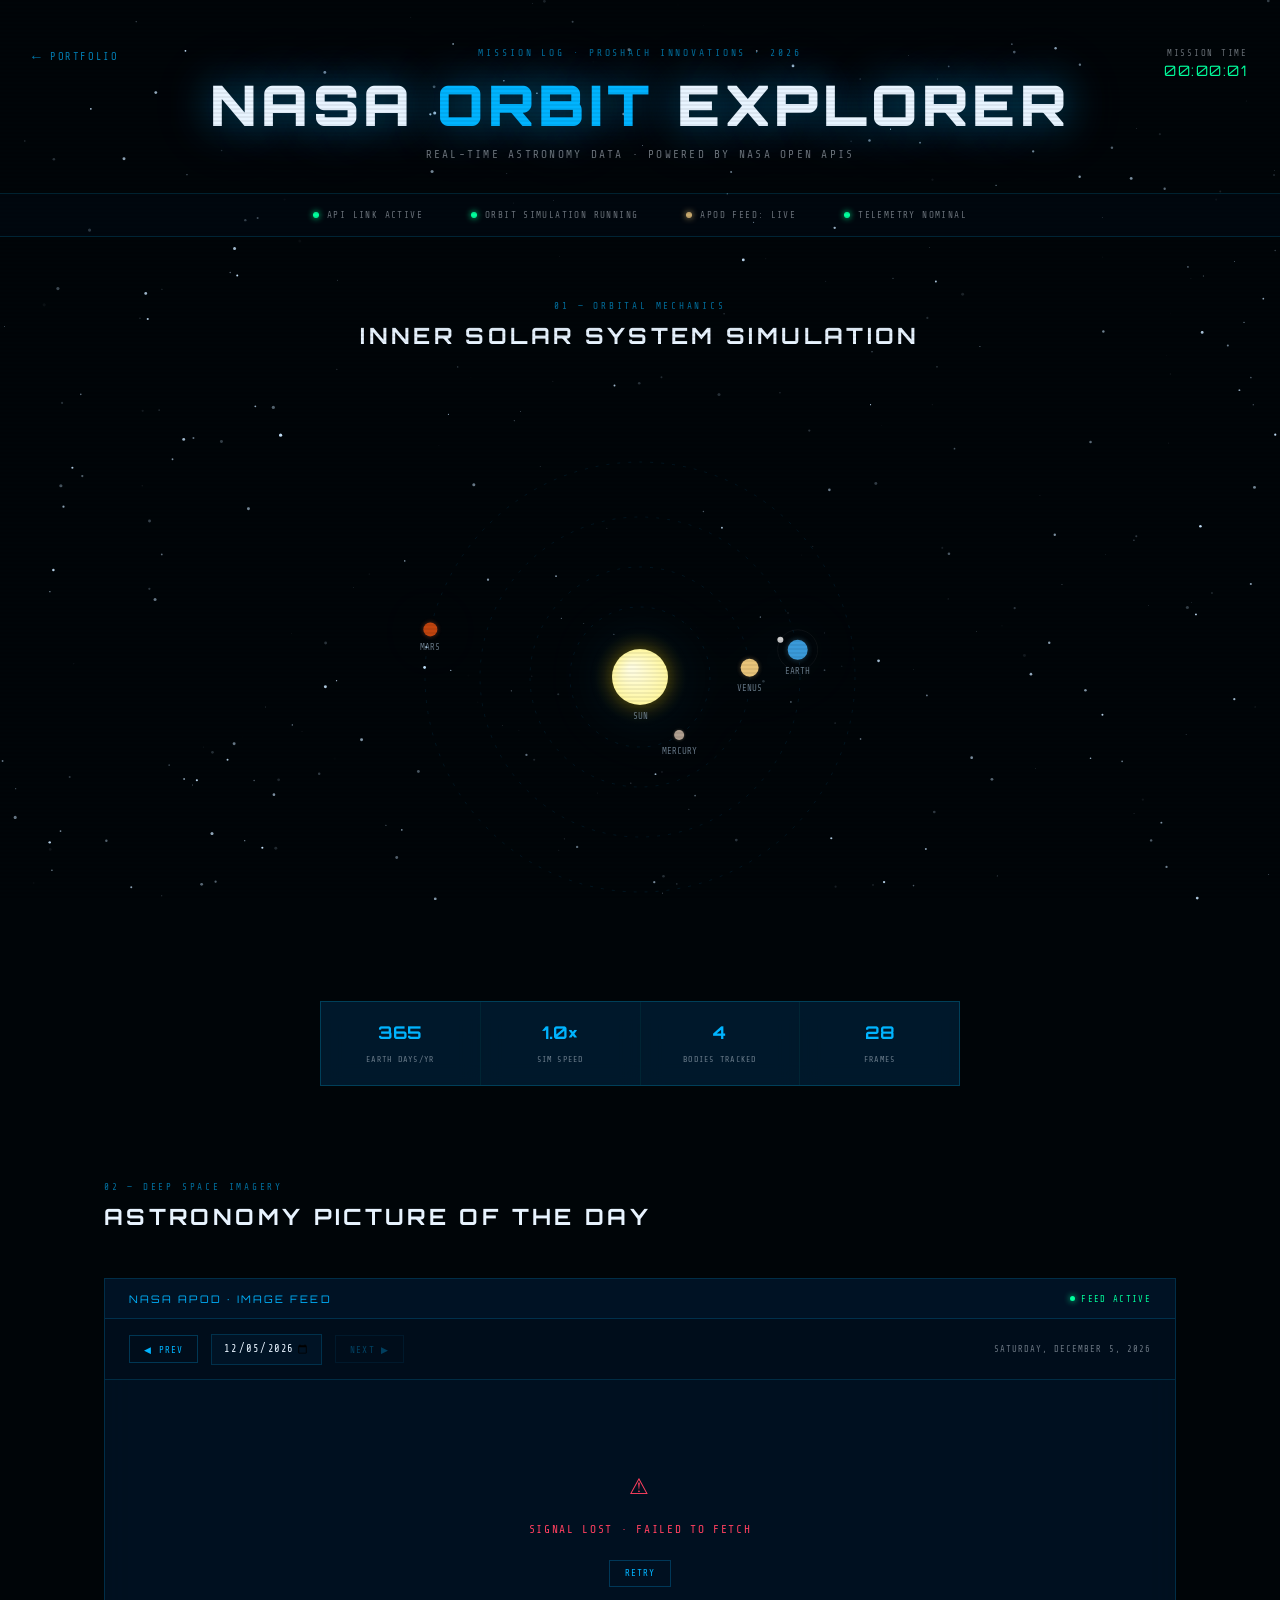
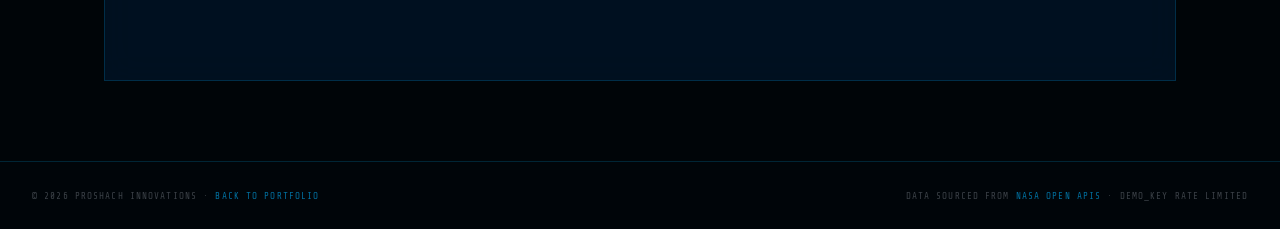
<file: nasa-orbit/index.html>
<!DOCTYPE html>
<html lang="en">
<head>
  <meta charset="UTF-8">
  <meta name="viewport" content="width=device-width, initial-scale=1.0">
  <title>NASA Orbit Explorer — Proshach Innovations</title>
  <link rel="preconnect" href="https://fonts.googleapis.com">
  <link rel="preconnect" href="https://fonts.gstatic.com" crossorigin>
  <link href="https://fonts.googleapis.com/css2?family=Share+Tech+Mono&family=Orbitron:wght@400;700;900&display=swap" rel="stylesheet">

  <style>
    /* ── TOKENS ──────────────────────────────────────────────── */
    :root {
      --void:    #000508;
      --deep:    #020d18;
      --panel:   rgba(0, 20, 40, 0.75);
      --border:  rgba(0, 180, 255, 0.18);
      --cyan:    #00b4ff;
      --cyan2:   #00d4ff;
      --gold:    #c8a96e;
      --green:   #00ff9d;
      --red:     #ff4060;
      --white:   #e8f4ff;
      --dim:     rgba(232, 244, 255, 0.45);
      --mono:    'Share Tech Mono', 'Courier New', monospace;
      --display: 'Orbitron', sans-serif;
      --ease:    cubic-bezier(0.16, 1, 0.3, 1);
    }

    /* ── RESET ───────────────────────────────────────────────── */
    *, *::before, *::after { box-sizing: border-box; margin: 0; padding: 0; }
    html { font-size: 16px; scroll-behavior: smooth; }
    body {
      background: var(--void);
      color: var(--white);
      font-family: var(--mono);
      overflow-x: hidden;
      min-height: 100vh;
    }

    /* ── STARFIELD CANVAS ────────────────────────────────────── */
    #starfield {
      position: fixed;
      inset: 0;
      z-index: 0;
      pointer-events: none;
    }

    /* ── SCANLINE OVERLAY ────────────────────────────────────── */
    body::after {
      content: '';
      position: fixed;
      inset: 0;
      background: repeating-linear-gradient(
        0deg,
        transparent,
        transparent 2px,
        rgba(0, 0, 0, 0.06) 2px,
        rgba(0, 0, 0, 0.06) 4px
      );
      pointer-events: none;
      z-index: 9000;
    }

    /* ── LAYOUT WRAPPER ──────────────────────────────────────── */
    .wrapper {
      position: relative;
      z-index: 1;
      max-width: 1200px;
      margin: 0 auto;
      padding: 0 2rem;
    }

    /* ── HEADER ──────────────────────────────────────────────── */
    .site-header {
      position: relative;
      padding: 3rem 2rem 2rem;
      text-align: center;
      border-bottom: 1px solid var(--border);
    }

    .back-link {
      position: absolute;
      left: 2rem;
      top: 3rem;
      font-family: var(--mono);
      font-size: 0.65rem;
      letter-spacing: 0.15em;
      text-transform: uppercase;
      color: var(--cyan);
      text-decoration: none;
      display: flex;
      align-items: center;
      gap: 0.5rem;
      opacity: 0.7;
      transition: opacity 0.3s;
    }
    .back-link:hover { opacity: 1; }
    .back-link::before { content: '←'; font-size: 0.9rem; }

    .mission-id {
      font-family: var(--mono);
      font-size: 0.6rem;
      letter-spacing: 0.3em;
      text-transform: uppercase;
      color: var(--cyan);
      opacity: 0.6;
      margin-bottom: 1rem;
    }

    .site-title {
      font-family: var(--display);
      font-size: clamp(1.8rem, 5vw, 3.5rem);
      font-weight: 900;
      letter-spacing: 0.08em;
      text-transform: uppercase;
      color: var(--white);
      text-shadow:
        0 0 40px rgba(0, 180, 255, 0.5),
        0 0 80px rgba(0, 180, 255, 0.2);
      line-height: 1.1;
      margin-bottom: 0.8rem;
    }

    .site-title span { color: var(--cyan); }

    .site-subtitle {
      font-size: 0.7rem;
      letter-spacing: 0.2em;
      text-transform: uppercase;
      color: var(--dim);
    }

    /* Live clock */
    .mission-clock {
      position: absolute;
      right: 2rem;
      top: 3rem;
      text-align: right;
    }
    .clock-label {
      font-size: 0.55rem;
      letter-spacing: 0.2em;
      text-transform: uppercase;
      color: var(--dim);
      display: block;
      margin-bottom: 0.2rem;
    }
    .clock-time {
      font-family: var(--display);
      font-size: 0.9rem;
      color: var(--green);
      letter-spacing: 0.1em;
    }

    /* ── STATUS BAR ──────────────────────────────────────────── */
    .status-bar {
      display: flex;
      justify-content: center;
      gap: 3rem;
      padding: 1rem 2rem;
      border-bottom: 1px solid var(--border);
      background: rgba(0, 10, 20, 0.5);
      flex-wrap: wrap;
    }
    .status-item {
      display: flex;
      align-items: center;
      gap: 0.5rem;
      font-size: 0.58rem;
      letter-spacing: 0.15em;
      text-transform: uppercase;
      color: var(--dim);
    }
    .status-dot {
      width: 6px; height: 6px;
      border-radius: 50%;
      background: var(--green);
      box-shadow: 0 0 6px var(--green);
      animation: pulse 2s ease-in-out infinite;
    }
    .status-dot.amber { background: var(--gold); box-shadow: 0 0 6px var(--gold); }

    /* ── SOLAR SYSTEM SECTION ────────────────────────────────── */
    .solar-section {
      padding: 4rem 2rem;
      text-align: center;
    }

    .section-label {
      font-size: 0.58rem;
      letter-spacing: 0.3em;
      text-transform: uppercase;
      color: var(--cyan);
      opacity: 0.6;
      margin-bottom: 0.6rem;
    }

    .section-title {
      font-family: var(--display);
      font-size: clamp(1rem, 2.5vw, 1.4rem);
      font-weight: 700;
      letter-spacing: 0.15em;
      text-transform: uppercase;
      color: var(--white);
      margin-bottom: 3rem;
    }

    /* Solar system canvas wrapper */
    .solar-canvas-wrap {
      position: relative;
      display: inline-block;
      margin: 0 auto;
    }

    #solarCanvas {
      display: block;
      margin: 0 auto;
      filter: drop-shadow(0 0 30px rgba(0, 180, 255, 0.15));
    }

    /* Orbit data panel */
    .orbit-data {
      display: grid;
      grid-template-columns: repeat(4, 1fr);
      gap: 1px;
      margin-top: 2.5rem;
      border: 1px solid var(--border);
      background: var(--border);
      max-width: 640px;
      margin-left: auto;
      margin-right: auto;
    }
    .orbit-data-item {
      background: var(--panel);
      padding: 1.2rem 1rem;
      text-align: center;
      backdrop-filter: blur(10px);
    }
    .orbit-data-value {
      font-family: var(--display);
      font-size: 1.1rem;
      font-weight: 700;
      color: var(--cyan);
      display: block;
      margin-bottom: 0.3rem;
    }
    .orbit-data-label {
      font-size: 0.52rem;
      letter-spacing: 0.15em;
      text-transform: uppercase;
      color: var(--dim);
    }

    /* ── APOD SECTION ────────────────────────────────────────── */
    .apod-section {
      padding: 2rem 2rem 5rem;
    }

    .apod-panel {
      border: 1px solid var(--border);
      background: var(--panel);
      backdrop-filter: blur(16px);
      overflow: hidden;
      position: relative;
    }

    /* Top panel bar */
    .apod-panel-bar {
      display: flex;
      align-items: center;
      justify-content: space-between;
      padding: 0.8rem 1.5rem;
      border-bottom: 1px solid var(--border);
      background: rgba(0, 20, 40, 0.6);
    }
    .apod-panel-title {
      font-family: var(--display);
      font-size: 0.65rem;
      letter-spacing: 0.2em;
      text-transform: uppercase;
      color: var(--cyan);
    }
    .apod-panel-status {
      font-size: 0.55rem;
      letter-spacing: 0.15em;
      text-transform: uppercase;
      color: var(--green);
      display: flex;
      align-items: center;
      gap: 0.4rem;
    }

    .apod-body {
      display: grid;
      grid-template-columns: 1.1fr 1fr;
      min-height: 420px;
    }

    /* Image side */
    .apod-image-wrap {
      position: relative;
      overflow: hidden;
      background: #000;
      min-height: 420px;
    }
    .apod-image-wrap img,
    .apod-image-wrap iframe {
      width: 100%;
      height: 100%;
      object-fit: cover;
      display: block;
      transition: transform 0.8s var(--ease), filter 0.6s;
      filter: brightness(0.9) saturate(1.1);
    }
    .apod-image-wrap:hover img { transform: scale(1.04); filter: brightness(1) saturate(1.2); }

    /* Corner reticle */
    .apod-image-wrap::before,
    .apod-image-wrap::after {
      content: '';
      position: absolute;
      width: 20px; height: 20px;
      z-index: 2;
      pointer-events: none;
    }
    .apod-image-wrap::before {
      top: 12px; left: 12px;
      border-top: 1px solid var(--cyan);
      border-left: 1px solid var(--cyan);
    }
    .apod-image-wrap::after {
      bottom: 12px; right: 12px;
      border-bottom: 1px solid var(--cyan);
      border-right: 1px solid var(--cyan);
    }

    /* Scan line on image */
    .apod-scan {
      position: absolute;
      left: 0; right: 0;
      height: 2px;
      background: linear-gradient(to right, transparent, rgba(0,180,255,0.6), transparent);
      animation: scanDown 4s linear infinite;
      z-index: 3;
      pointer-events: none;
    }

    /* Info side */
    .apod-info {
      padding: 2.5rem 2rem;
      display: flex;
      flex-direction: column;
      justify-content: space-between;
      border-left: 1px solid var(--border);
    }

    .apod-date-badge {
      display: inline-flex;
      align-items: center;
      gap: 0.5rem;
      font-size: 0.58rem;
      letter-spacing: 0.15em;
      text-transform: uppercase;
      color: var(--cyan);
      border: 1px solid rgba(0,180,255,0.3);
      padding: 0.3rem 0.8rem;
      margin-bottom: 1.4rem;
      width: fit-content;
    }

    .apod-title {
      font-family: var(--display);
      font-size: clamp(1rem, 2vw, 1.5rem);
      font-weight: 700;
      letter-spacing: 0.04em;
      color: var(--white);
      line-height: 1.3;
      margin-bottom: 1.2rem;
      text-shadow: 0 0 20px rgba(0,180,255,0.3);
    }

    .apod-explanation {
      font-size: 0.75rem;
      line-height: 1.85;
      color: var(--dim);
      flex: 1;
      overflow-y: auto;
      max-height: 200px;
      padding-right: 0.5rem;
      margin-bottom: 1.8rem;
      scrollbar-width: thin;
      scrollbar-color: var(--border) transparent;
    }
    .apod-explanation::-webkit-scrollbar { width: 3px; }
    .apod-explanation::-webkit-scrollbar-track { background: transparent; }
    .apod-explanation::-webkit-scrollbar-thumb { background: var(--border); border-radius: 2px; }

    .apod-copyright {
      font-size: 0.55rem;
      letter-spacing: 0.12em;
      text-transform: uppercase;
      color: rgba(232,244,255,0.25);
    }

    /* Loading / error state */
    .apod-loading {
      display: flex;
      flex-direction: column;
      align-items: center;
      justify-content: center;
      min-height: 300px;
      gap: 1.5rem;
      color: var(--dim);
      font-size: 0.7rem;
      letter-spacing: 0.15em;
      text-transform: uppercase;
    }

    .loader-ring {
      width: 48px; height: 48px;
      border: 1px solid var(--border);
      border-top-color: var(--cyan);
      border-radius: 50%;
      animation: spin 1s linear infinite;
    }

    /* Date nav */
    .apod-nav {
      display: flex;
      align-items: center;
      gap: 0.8rem;
    }
    .apod-nav-btn {
      font-family: var(--mono);
      font-size: 0.58rem;
      letter-spacing: 0.12em;
      text-transform: uppercase;
      color: var(--cyan);
      background: transparent;
      border: 1px solid rgba(0,180,255,0.25);
      padding: 0.45rem 0.9rem;
      cursor: pointer;
      transition: background 0.3s, border-color 0.3s, color 0.3s;
    }
    .apod-nav-btn:hover { background: rgba(0,180,255,0.1); border-color: var(--cyan); }
    .apod-nav-btn:disabled { opacity: 0.3; cursor: not-allowed; }

    #apod-date-input {
      font-family: var(--mono);
      font-size: 0.65rem;
      background: rgba(0,20,40,0.8);
      border: 1px solid var(--border);
      color: var(--white);
      padding: 0.45rem 0.7rem;
      outline: none;
      letter-spacing: 0.05em;
      transition: border-color 0.3s;
    }
    #apod-date-input:focus { border-color: var(--cyan); }

    /* ── FOOTER ──────────────────────────────────────────────── */
    .site-footer {
      border-top: 1px solid var(--border);
      padding: 1.8rem 2rem;
      display: flex;
      align-items: center;
      justify-content: space-between;
      flex-wrap: wrap;
      gap: 1rem;
      background: rgba(0,5,10,0.6);
    }
    .site-footer p {
      font-size: 0.58rem;
      letter-spacing: 0.12em;
      text-transform: uppercase;
      color: rgba(232,244,255,0.25);
    }
    .site-footer a {
      color: var(--cyan);
      text-decoration: none;
      opacity: 0.6;
      transition: opacity 0.3s;
    }
    .site-footer a:hover { opacity: 1; }

    /* ── ANIMATIONS ──────────────────────────────────────────── */
    @keyframes pulse {
      0%, 100% { opacity: 1; }
      50%       { opacity: 0.3; }
    }
    @keyframes spin {
      to { transform: rotate(360deg); }
    }
    @keyframes scanDown {
      0%   { top: 0%; }
      100% { top: 100%; }
    }
    @keyframes fadeIn {
      from { opacity: 0; transform: translateY(12px); }
      to   { opacity: 1; transform: translateY(0); }
    }
    .fade-in { animation: fadeIn 0.6s var(--ease) forwards; }

    /* ── RESPONSIVE ──────────────────────────────────────────── */
    @media (max-width: 760px) {
      .apod-body { grid-template-columns: 1fr; }
      .apod-info { border-left: none; border-top: 1px solid var(--border); }
      .apod-image-wrap { min-height: 280px; }
      .orbit-data { grid-template-columns: repeat(2, 1fr); }
      .mission-clock { display: none; }
      .back-link { position: static; margin-bottom: 1rem; display: inline-flex; }
      .site-header { padding-top: 1.5rem; }
    }
  </style>
</head>
<body>

  <canvas id="starfield"></canvas>

  <!-- HEADER -->
  <header class="site-header">
    <a href="../index.html" class="back-link">Portfolio</a>
    <div class="mission-id">Mission Log · Proshach Innovations · 2026</div>
    <h1 class="site-title">NASA <span>Orbit</span> Explorer</h1>
    <p class="site-subtitle">Real-time astronomy data · Powered by NASA Open APIs</p>
    <div class="mission-clock">
      <span class="clock-label">Mission Time</span>
      <span class="clock-time" id="missionClock">00:00:00</span>
    </div>
  </header>

  <!-- STATUS BAR -->
  <div class="status-bar">
    <div class="status-item"><span class="status-dot"></span> API Link Active</div>
    <div class="status-item"><span class="status-dot"></span> Orbit Simulation Running</div>
    <div class="status-item"><span class="status-dot amber"></span> APOD Feed: Live</div>
    <div class="status-item"><span class="status-dot"></span> Telemetry Nominal</div>
  </div>

  <div class="wrapper">

    <!-- SOLAR SYSTEM SIMULATION -->
    <section class="solar-section">
      <p class="section-label">01 — Orbital Mechanics</p>
      <h2 class="section-title">Inner Solar System Simulation</h2>

      <div class="solar-canvas-wrap">
        <canvas id="solarCanvas" width="560" height="560"></canvas>
      </div>

      <div class="orbit-data">
        <div class="orbit-data-item">
          <span class="orbit-data-value" id="earthDays">365</span>
          <span class="orbit-data-label">Earth Days/Yr</span>
        </div>
        <div class="orbit-data-item">
          <span class="orbit-data-value" id="simSpeed">1.0×</span>
          <span class="orbit-data-label">Sim Speed</span>
        </div>
        <div class="orbit-data-item">
          <span class="orbit-data-value">4</span>
          <span class="orbit-data-label">Bodies Tracked</span>
        </div>
        <div class="orbit-data-item">
          <span class="orbit-data-value" id="frameCount">0</span>
          <span class="orbit-data-label">Frames</span>
        </div>
      </div>
    </section>

    <!-- APOD -->
    <section class="apod-section">
      <p class="section-label">02 — Deep Space Imagery</p>
      <h2 class="section-title">Astronomy Picture of the Day</h2>

      <div class="apod-panel">
        <div class="apod-panel-bar">
          <span class="apod-panel-title">NASA APOD · Image Feed</span>
          <span class="apod-panel-status">
            <span class="status-dot" style="width:5px;height:5px;flex-shrink:0"></span>
            Feed Active
          </span>
        </div>

        <!-- Date navigation -->
        <div style="padding: 0.9rem 1.5rem; border-bottom: 1px solid var(--border); display:flex; align-items:center; gap:0.8rem; flex-wrap:wrap; background: rgba(0,10,20,0.4);">
          <button class="apod-nav-btn" id="prevDay">◀ Prev</button>
          <input type="date" id="apod-date-input">
          <button class="apod-nav-btn" id="nextDay">Next ▶</button>
          <span id="apod-nav-label" style="font-size:0.55rem;letter-spacing:0.12em;text-transform:uppercase;color:var(--dim);margin-left:auto;"></span>
        </div>

        <div id="apod-container">
          <div class="apod-loading">
            <div class="loader-ring"></div>
            <span>Acquiring Signal...</span>
          </div>
        </div>
      </div>
    </section>

  </div><!-- /wrapper -->

  <footer class="site-footer">
    <p>© 2026 Proshach Innovations · <a href="../index.html">Back to Portfolio</a></p>
    <p>Data sourced from <a href="https://api.nasa.gov" target="_blank" rel="noopener">NASA Open APIs</a> · DEMO_KEY rate limited</p>
  </footer>

  <script>
  /* ============================================================
     NASA ORBIT EXPLORER — main script
     1. Starfield canvas
     2. Solar system simulation canvas
     3. Mission clock
     4. APOD fetch + date navigation
  ============================================================ */

  /* ── 1. STARFIELD ─────────────────────────────────────────── */
  (function() {
    var canvas = document.getElementById('starfield');
    var ctx    = canvas.getContext('2d');
    var stars  = [];
    var W, H;

    function resize() {
      W = canvas.width  = window.innerWidth;
      H = canvas.height = window.innerHeight;
    }

    function initStars(n) {
      stars = [];
      for (var i = 0; i < n; i++) {
        stars.push({
          x:    Math.random() * W,
          y:    Math.random() * H,
          r:    Math.random() * 1.4 + 0.2,
          a:    Math.random(),
          da:   (Math.random() - 0.5) * 0.004,
          vx:   (Math.random() - 0.5) * 0.06,
          vy:   (Math.random() - 0.5) * 0.06
        });
      }
    }

    function drawStars() {
      ctx.clearRect(0, 0, W, H);
      stars.forEach(function(s) {
        s.x  = (s.x + s.vx + W) % W;
        s.y  = (s.y + s.vy + H) % H;
        s.a += s.da;
        if (s.a > 1 || s.a < 0.1) s.da *= -1;
        ctx.beginPath();
        ctx.arc(s.x, s.y, s.r, 0, Math.PI * 2);
        ctx.fillStyle = 'rgba(200, 230, 255, ' + s.a + ')';
        ctx.fill();
      });
      requestAnimationFrame(drawStars);
    }

    resize();
    initStars(320);
    drawStars();
    window.addEventListener('resize', function() { resize(); initStars(320); });
  })();


  /* ── 2. SOLAR SYSTEM CANVAS ───────────────────────────────── */
  (function() {
    var canvas = document.getElementById('solarCanvas');
    var ctx    = canvas.getContext('2d');
    var W = canvas.width, H = canvas.height;
    var cx = W / 2, cy = H / 2;
    var frame = 0;
    var speed = 1.0;

    var bodies = [
      // Sun
      {
        name: 'Sun', type: 'star',
        r: 28, orbitR: 0, period: 0, angle: 0,
        color: '#fff7a0', glow: '#ffcc00', glowSize: 50
      },
      // Mercury
      {
        name: 'Mercury', type: 'planet',
        r: 5, orbitR: 70, period: 240, angle: Math.random() * Math.PI * 2,
        color: '#b0a090', glow: '#d4c4a8', glowSize: 8
      },
      // Venus
      {
        name: 'Venus', type: 'planet',
        r: 9, orbitR: 110, period: 615, angle: Math.random() * Math.PI * 2,
        color: '#e8c47a', glow: '#ffd080', glowSize: 14
      },
      // Earth
      {
        name: 'Earth', type: 'planet',
        r: 10, orbitR: 160, period: 1000, angle: Math.random() * Math.PI * 2,
        color: '#3a9ad9', glow: '#5abcf0', glowSize: 16,
        moons: [
          { r: 3, orbitR: 20, period: 80, angle: 0, color: '#ccc' }
        ]
      },
      // Mars
      {
        name: 'Mars', type: 'planet',
        r: 7, orbitR: 215, period: 1880, angle: Math.random() * Math.PI * 2,
        color: '#c1440e', glow: '#e86030', glowSize: 12
      }
    ];

    function drawGlow(x, y, color, size, alpha) {
      var grad = ctx.createRadialGradient(x, y, 0, x, y, size);
      grad.addColorStop(0, color.replace(')', ', ' + alpha + ')').replace('rgb', 'rgba'));
      grad.addColorStop(1, 'rgba(0,0,0,0)');
      ctx.beginPath();
      ctx.arc(x, y, size, 0, Math.PI * 2);
      ctx.fillStyle = grad;
      ctx.fill();
    }

    function drawBody(b, x, y) {
      // Glow
      var glowGrad = ctx.createRadialGradient(x, y, b.r * 0.5, x, y, b.glowSize);
      glowGrad.addColorStop(0, b.glow + '88');
      glowGrad.addColorStop(1, 'rgba(0,0,0,0)');
      ctx.beginPath();
      ctx.arc(x, y, b.glowSize, 0, Math.PI * 2);
      ctx.fillStyle = glowGrad;
      ctx.fill();

      // Body
      var bodyGrad = ctx.createRadialGradient(x - b.r * 0.3, y - b.r * 0.3, b.r * 0.1, x, y, b.r);
      bodyGrad.addColorStop(0, b.type === 'star' ? '#fffde0' : lighten(b.color));
      bodyGrad.addColorStop(1, b.color);
      ctx.beginPath();
      ctx.arc(x, y, b.r, 0, Math.PI * 2);
      ctx.fillStyle = bodyGrad;
      ctx.fill();

      // Label
      ctx.font = '9px "Share Tech Mono"';
      ctx.fillStyle = 'rgba(200,230,255,0.5)';
      ctx.textAlign = 'center';
      ctx.fillText(b.name.toUpperCase(), x, y + b.r + 14);
    }

    function lighten(hex) {
      // Quick lighten for gradient highlight
      return hex;
    }

    function tick() {
      ctx.clearRect(0, 0, W, H);

      // Draw orbit rings
      bodies.forEach(function(b) {
        if (b.orbitR === 0) return;
        ctx.beginPath();
        ctx.arc(cx, cy, b.orbitR, 0, Math.PI * 2);
        ctx.strokeStyle = 'rgba(0,180,255,0.1)';
        ctx.lineWidth = 1;
        ctx.setLineDash([3, 8]);
        ctx.stroke();
        ctx.setLineDash([]);
      });

      // Update + draw bodies
      bodies.forEach(function(b) {
        var x, y;
        if (b.orbitR === 0) {
          x = cx; y = cy;
        } else {
          b.angle += (speed * Math.PI * 2) / (b.period * 0.6);
          x = cx + Math.cos(b.angle) * b.orbitR;
          y = cy + Math.sin(b.angle) * b.orbitR;
        }

        // Draw moons first
        if (b.moons) {
          b.moons.forEach(function(m) {
            m.angle += (speed * Math.PI * 2) / (m.period * 0.6);
            var mx = x + Math.cos(m.angle) * m.orbitR;
            var my = y + Math.sin(m.angle) * m.orbitR;
            // Moon orbit
            ctx.beginPath();
            ctx.arc(x, y, m.orbitR, 0, Math.PI * 2);
            ctx.strokeStyle = 'rgba(200,200,200,0.12)';
            ctx.lineWidth = 0.5;
            ctx.stroke();
            // Moon body
            ctx.beginPath();
            ctx.arc(mx, my, m.r, 0, Math.PI * 2);
            ctx.fillStyle = m.color;
            ctx.fill();
          });
        }

        drawBody(b, x, y);
      });

      // Update counters
      frame++;
      if (frame % 4 === 0) {
        document.getElementById('frameCount').textContent = frame;
      }

      requestAnimationFrame(tick);
    }

    tick();

    // Speed control on click
    canvas.addEventListener('click', function() {
      speed = speed >= 4 ? 0.5 : speed * 2;
      document.getElementById('simSpeed').textContent = speed.toFixed(1) + '×';
    });
    canvas.title = 'Click to change simulation speed';
    canvas.style.cursor = 'pointer';
  })();


  /* ── 3. MISSION CLOCK ─────────────────────────────────────── */
  (function() {
    var start = Date.now();
    function update() {
      var elapsed = Date.now() - start;
      var h = Math.floor(elapsed / 3600000);
      var m = Math.floor((elapsed % 3600000) / 60000);
      var s = Math.floor((elapsed % 60000) / 1000);
      document.getElementById('missionClock').textContent =
        pad(h) + ':' + pad(m) + ':' + pad(s);
    }
    function pad(n) { return n < 10 ? '0' + n : n; }
    setInterval(update, 1000);
    update();
  })();


  /* ── 4. APOD FETCH ────────────────────────────────────────── */
  (function() {
    var API_KEY  = 'DEMO_KEY';
    var today    = new Date().toISOString().split('T')[0];
    var minDate  = '1995-06-16'; // first APOD
    var currentDate = today;

    var dateInput  = document.getElementById('apod-date-input');
    var prevBtn    = document.getElementById('prevDay');
    var nextBtn    = document.getElementById('nextDay');
    var navLabel   = document.getElementById('apod-nav-label');
    var container  = document.getElementById('apod-container');

    dateInput.value = today;
    dateInput.max   = today;
    dateInput.min   = minDate;

    function offsetDate(dateStr, days) {
      var d = new Date(dateStr);
      d.setDate(d.getDate() + days);
      return d.toISOString().split('T')[0];
    }

    function updateNav() {
      prevBtn.disabled = (currentDate <= minDate);
      nextBtn.disabled = (currentDate >= today);
      var d = new Date(currentDate);
      navLabel.textContent = d.toLocaleDateString('en-US', { weekday: 'long', year: 'numeric', month: 'long', day: 'numeric' });
    }

    function showLoading() {
      container.innerHTML = '<div class="apod-loading"><div class="loader-ring"></div><span>Acquiring Signal...</span></div>';
    }

    function showError(msg) {
      container.innerHTML =
        '<div class="apod-loading" style="color:var(--red)">' +
        '<span style="font-size:1.4rem">⚠</span>' +
        '<span>' + msg + '</span>' +
        '<button class="apod-nav-btn" onclick="location.reload()">Retry</button>' +
        '</div>';
    }

    function renderAPOD(data) {
      var mediaHTML = '';

      if (data.media_type === 'video') {
        mediaHTML =
          '<iframe src="' + data.url + '" frameborder="0" allowfullscreen ' +
          'style="width:100%;height:100%;min-height:420px;border:0;display:block;"></iframe>';
      } else {
        var hdSrc = data.hdurl || data.url;
        mediaHTML =
          '<img src="' + data.url + '" ' +
          'alt="' + (data.title || 'APOD') + '" ' +
          'loading="lazy" ' +
          'onerror="this.src=\'' + data.url + '\'">' +
          '<div class="apod-scan"></div>';
      }

      var copyright = data.copyright
        ? '<span>© ' + data.copyright.trim() + '</span>'
        : '<span>Public Domain · NASA</span>';

      container.innerHTML =
        '<div class="apod-body fade-in">' +
          '<div class="apod-image-wrap">' + mediaHTML + '</div>' +
          '<div class="apod-info">' +
            '<div>' +
              '<div class="apod-date-badge">📅 ' + data.date + '</div>' +
              '<h3 class="apod-title">' + (data.title || 'Untitled') + '</h3>' +
              '<p class="apod-explanation">' + (data.explanation || '') + '</p>' +
            '</div>' +
            '<div>' +
              '<div class="apod-nav">' +
                '<button class="apod-nav-btn" id="prevDay2">◀ Prev</button>' +
                '<button class="apod-nav-btn" id="nextDay2"' + (currentDate >= today ? ' disabled' : '') + '>Next ▶</button>' +
              '</div>' +
              '<div class="apod-copyright" style="margin-top:0.8rem">' + copyright + '</div>' +
            '</div>' +
          '</div>' +
        '</div>';

      // Wire up inline nav buttons too
      var p2 = document.getElementById('prevDay2');
      var n2 = document.getElementById('nextDay2');
      if (p2) p2.addEventListener('click', function() { navigate(-1); });
      if (n2) n2.addEventListener('click', function() { navigate(1); });
    }

    function fetchAPOD(date) {
      showLoading();
      currentDate = date;
      dateInput.value = date;
      updateNav();

      var url = 'https://api.nasa.gov/planetary/apod?api_key=' + API_KEY + '&date=' + date;

      fetch(url)
        .then(function(res) {
          if (!res.ok) throw new Error('HTTP ' + res.status);
          return res.json();
        })
        .then(function(data) {
          if (data.error) throw new Error(data.error.message || 'API error');
          renderAPOD(data);
        })
        .catch(function(err) {
          showError('Signal lost · ' + err.message);
        });
    }

    function navigate(dir) {
      var next = offsetDate(currentDate, dir);
      if (next < minDate || next > today) return;
      fetchAPOD(next);
    }

    prevBtn.addEventListener('click', function() { navigate(-1); });
    nextBtn.addEventListener('click', function() { navigate(1); });
    dateInput.addEventListener('change', function() {
      if (dateInput.value) fetchAPOD(dateInput.value);
    });

    // Initial load
    fetchAPOD(today);
  })();
  </script>

</body>
</html>
</file>
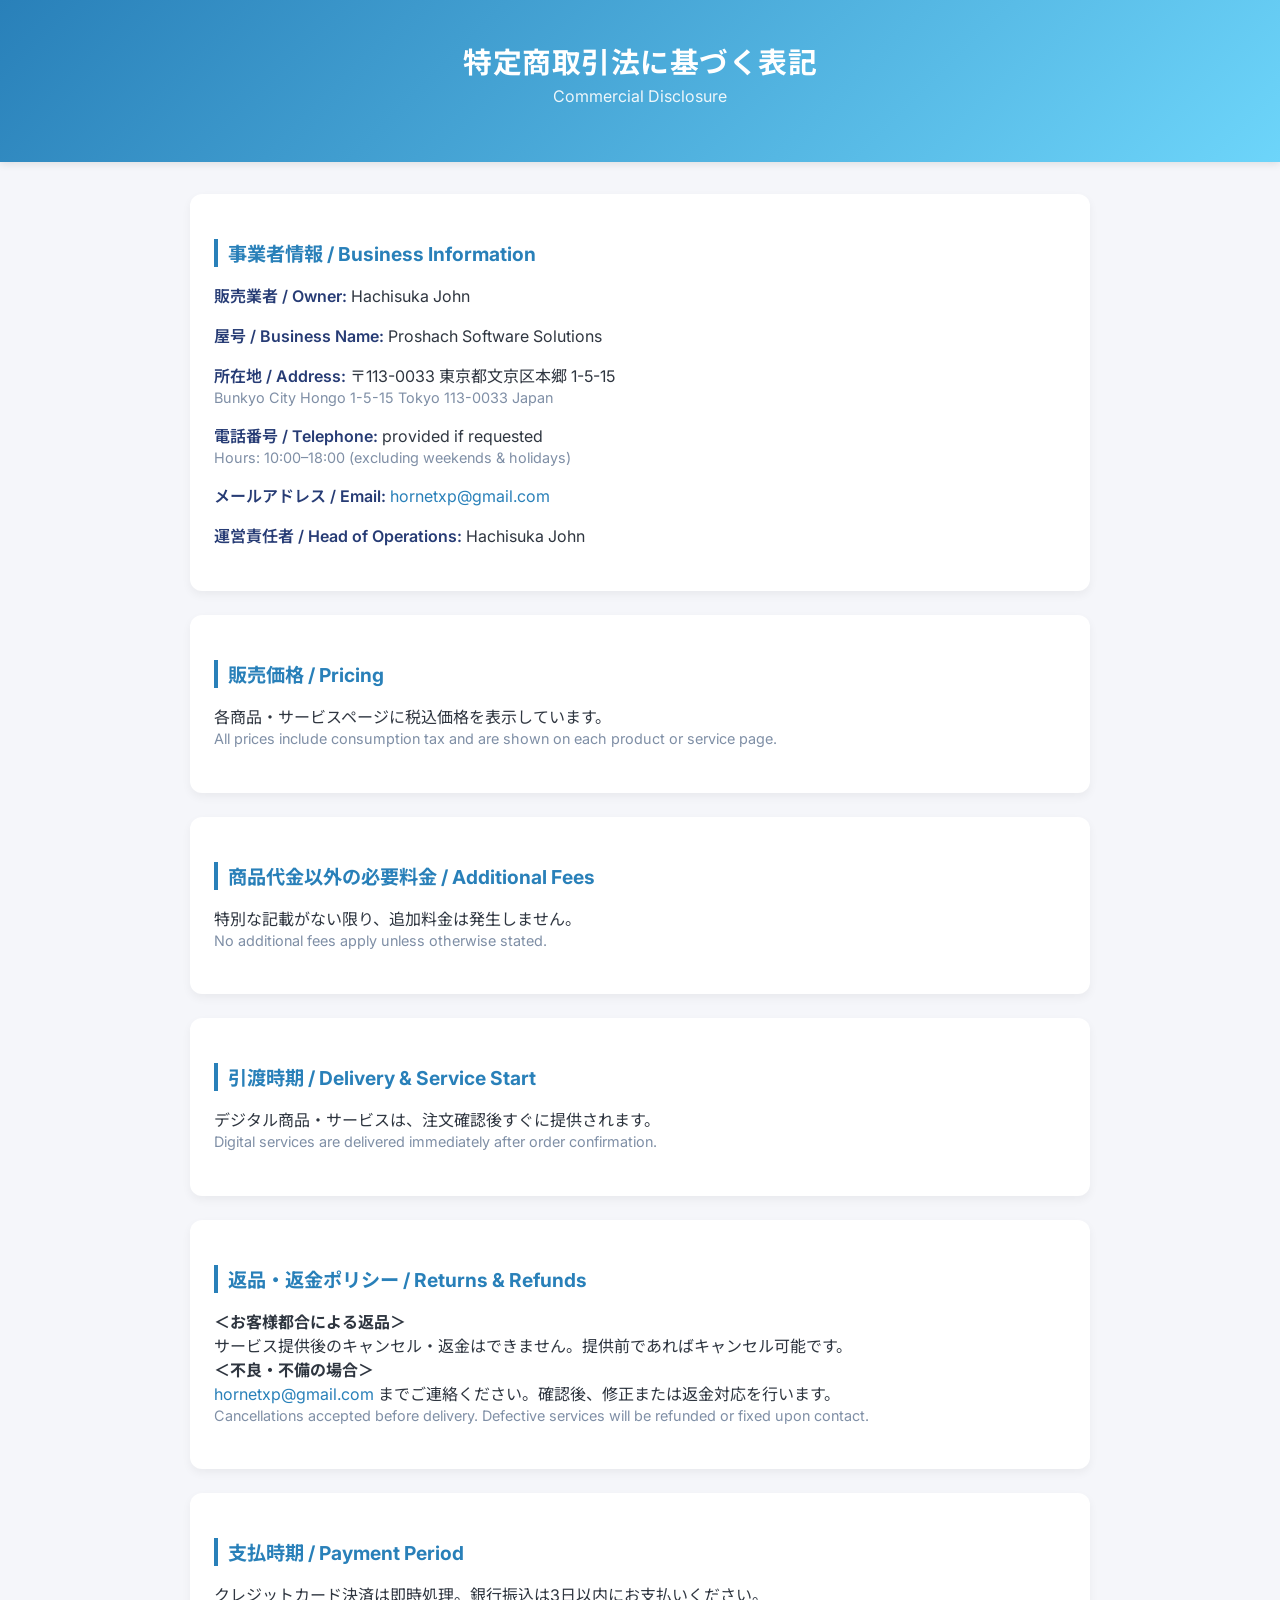
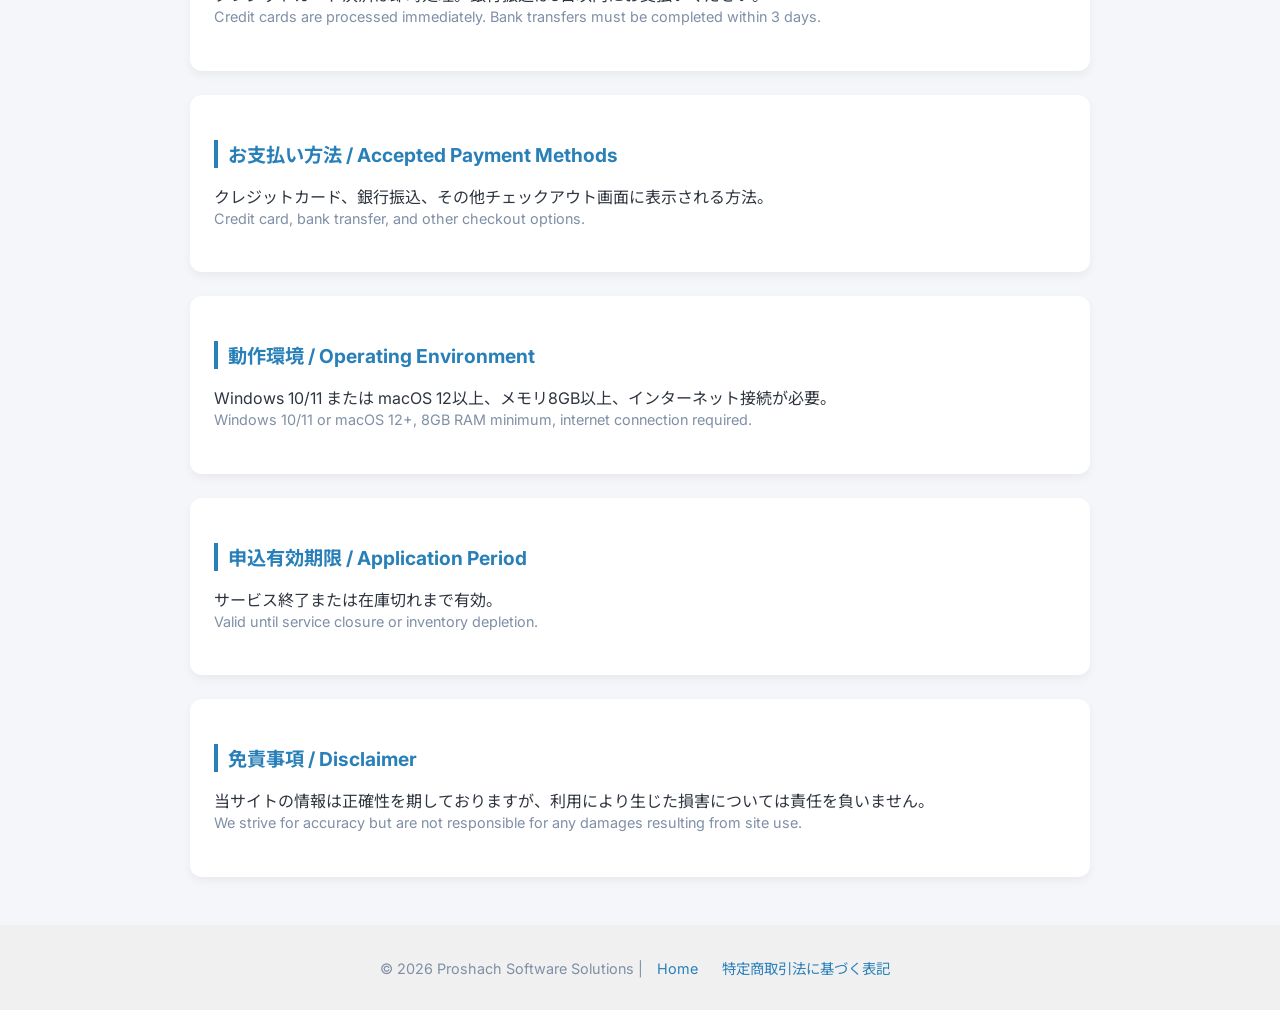
<file: commercial-disclosure.html>
<!DOCTYPE html>
<html lang="ja">
<head>
  <meta charset="UTF-8" />
  <meta name="viewport" content="width=device-width, initial-scale=1.0" />
  <title>特定商取引法に基づく表記 | Commercial Disclosure</title>
  <link rel="preconnect" href="https://fonts.googleapis.com">
  <link rel="preconnect" href="https://fonts.gstatic.com" crossorigin>
  <link href="https://fonts.googleapis.com/css2?family=Inter:wght@400;600&family=Noto+Sans+JP:wght@400;600&display=swap" rel="stylesheet">
  <style>
    body {
      font-family: 'Inter', 'Noto Sans JP', sans-serif;
      background: #f5f6fa;
      color: #2f3640;
      margin: 0;
      padding: 0;
    }

    header {
      background: linear-gradient(135deg, #2980b9, #6dd5fa);
      color: white;
      padding: 2.5rem 1rem;
      text-align: center;
      box-shadow: 0 2px 8px rgba(0,0,0,0.1);
    }

    header h1 {
      margin: 0;
      font-size: 1.8rem;
      letter-spacing: 0.5px;
    }

    header p {
      font-size: 1rem;
      opacity: 0.9;
      margin-top: 0.3rem;
    }

    main {
      max-width: 900px;
      margin: 2rem auto;
      padding: 0 1rem;
    }

    .card {
      background: white;
      border-radius: 12px;
      box-shadow: 0 4px 10px rgba(0,0,0,0.05);
      padding: 1.8rem 1.5rem;
      margin-bottom: 1.5rem;
      transition: transform 0.2s ease;
    }

    .card:hover {
      transform: translateY(-3px);
    }

    h2 {
      font-size: 1.2rem;
      border-left: 4px solid #2980b9;
      padding-left: 10px;
      margin-bottom: 0.8rem;
      color: #2980b9;
    }

    .label {
      font-weight: 600;
      color: #273c75;
    }

    .content {
      margin: 0.3rem 0 0.8rem 0;
    }

    .english {
      color: #7f8fa6;
      font-size: 0.9em;
    }

    a {
      color: #2980b9;
      text-decoration: none;
    }

    a:hover {
      text-decoration: underline;
    }

    footer {
      text-align: center;
      font-size: 0.9rem;
      color: #7f8fa6;
      padding: 2rem 1rem;
      background: #f0f0f0;
      margin-top: 3rem;
    }

    footer a {
      color: #2980b9;
      margin: 0 10px;
      text-decoration: none;
    }

    footer a:hover {
      text-decoration: underline;
    }
  </style>
</head>
<body>

  <header>
    <h1>特定商取引法に基づく表記</h1>
    <p>Commercial Disclosure</p>
  </header>

  <main>

    <div class="card">
      <h2>事業者情報 / Business Information</h2>
      <p><span class="label">販売業者 / Owner:</span> Hachisuka John</p>
      <p><span class="label">屋号 / Business Name:</span> Proshach Software Solutions</p>
      <p><span class="label">所在地 / Address:</span> 〒113-0033  東京都文京区本郷 1-5-15<br>
        <span class="english">Bunkyo City Hongo 1-5-15 Tokyo 113-0033 Japan</span></p>
      <p><span class="label">電話番号 / Telephone:</span> provided if requested <br>
        <span class="english">Hours: 10:00–18:00 (excluding weekends & holidays)</span></p>
      <p><span class="label">メールアドレス / Email:</span> <a href="mailto:hornetxp@gmail.com">hornetxp@gmail.com</a></p>
      <p><span class="label">運営責任者 / Head of Operations:</span> Hachisuka John</p>
    </div>

    <div class="card">
      <h2>販売価格 / Pricing</h2>
      <p>各商品・サービスページに税込価格を表示しています。<br>
      <span class="english">All prices include consumption tax and are shown on each product or service page.</span></p>
    </div>

    <div class="card">
      <h2>商品代金以外の必要料金 / Additional Fees</h2>
      <p>特別な記載がない限り、追加料金は発生しません。<br>
      <span class="english">No additional fees apply unless otherwise stated.</span></p>
    </div>

    <div class="card">
      <h2>引渡時期 / Delivery & Service Start</h2>
      <p>デジタル商品・サービスは、注文確認後すぐに提供されます。<br>
      <span class="english">Digital services are delivered immediately after order confirmation.</span></p>
    </div>

    <div class="card">
      <h2>返品・返金ポリシー / Returns & Refunds</h2>
      <p><strong>＜お客様都合による返品＞</strong><br>
      サービス提供後のキャンセル・返金はできません。提供前であればキャンセル可能です。<br>
      <strong>＜不良・不備の場合＞</strong><br>
      <a href="mailto:hornetxp@gmail.com">hornetxp@gmail.com</a> までご連絡ください。確認後、修正または返金対応を行います。<br>
      <span class="english">Cancellations accepted before delivery. Defective services will be refunded or fixed upon contact.</span></p>
    </div>

    <div class="card">
      <h2>支払時期 / Payment Period</h2>
      <p>クレジットカード決済は即時処理。銀行振込は3日以内にお支払いください。<br>
      <span class="english">Credit cards are processed immediately. Bank transfers must be completed within 3 days.</span></p>
    </div>

    <div class="card">
      <h2>お支払い方法 / Accepted Payment Methods</h2>
      <p>クレジットカード、銀行振込、その他チェックアウト画面に表示される方法。<br>
      <span class="english">Credit card, bank transfer, and other checkout options.</span></p>
    </div>

    <div class="card">
      <h2>動作環境 / Operating Environment</h2>
      <p>Windows 10/11 または macOS 12以上、メモリ8GB以上、インターネット接続が必要。<br>
      <span class="english">Windows 10/11 or macOS 12+, 8GB RAM minimum, internet connection required.</span></p>
    </div>

    <div class="card">
      <h2>申込有効期限 / Application Period</h2>
      <p>サービス終了または在庫切れまで有効。<br>
      <span class="english">Valid until service closure or inventory depletion.</span></p>
    </div>

    <div class="card">
      <h2>免責事項 / Disclaimer</h2>
      <p>当サイトの情報は正確性を期しておりますが、利用により生じた損害については責任を負いません。<br>
      <span class="english">We strive for accuracy but are not responsible for any damages resulting from site use.</span></p>
    </div>

  </main>

  <footer>
    © 2026 Proshach Software Solutions | 
    <a href="index.html">Home</a> 
   <a href="./commercial-disclosure.html">特定商取引法に基づく表記</a>
  </footer>

</body>
</html>
</file>
